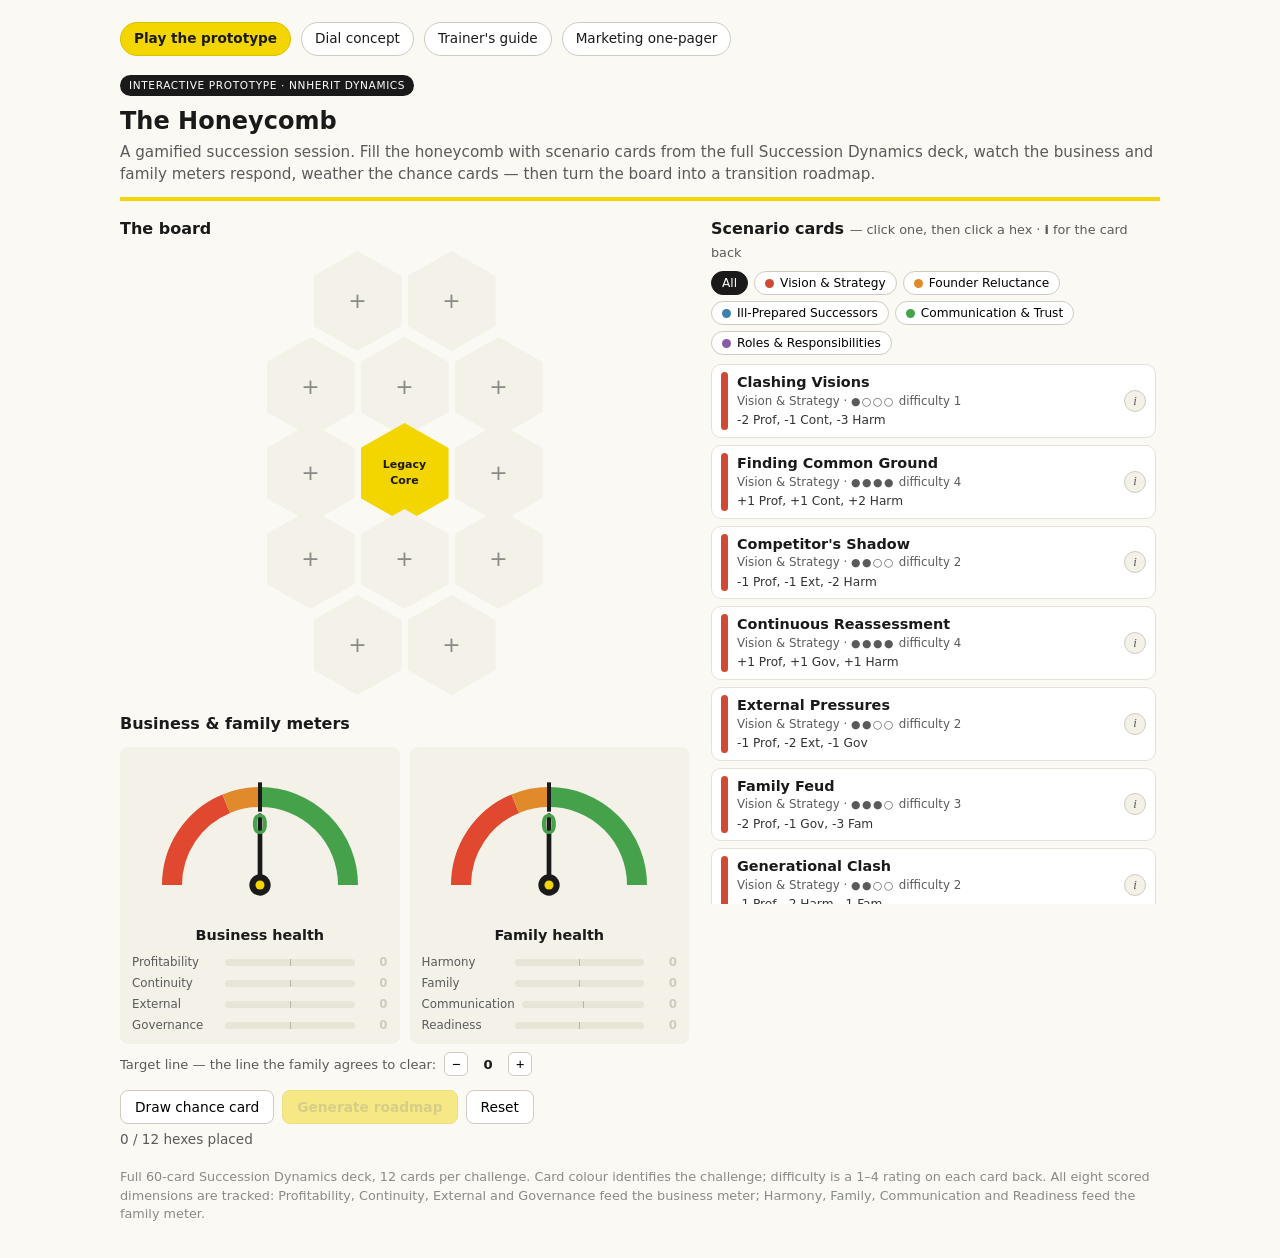
<file: index.html>
<!DOCTYPE html>
<html lang="en">
<head>
<meta charset="utf-8">
<meta name="viewport" content="width=device-width, initial-scale=1.0">
<title>The Honeycomb — nnherit interactive prototype</title>
<link rel="stylesheet" href="./style.css">
</head>
<body>
<div class="wrap">

  <nav class="nav">
    <a href="./index.html" class="cur">Play the prototype</a>
    <a href="./dial-preview.html">Dial concept</a>
    <a href="./Honeycomb_Trainers_Guide.html">Trainer's guide</a>
    <a href="./Honeycomb_Marketing_OnePager.html">Marketing one-pager</a>
  </nav>

  <div class="hdr">
    <span class="pill">Interactive prototype · nnherit Dynamics</span>
    <h1>The Honeycomb</h1>
    <p>A gamified succession session. Fill the honeycomb with scenario cards from the full Succession Dynamics deck, watch the business and family meters respond, weather the chance cards — then turn the board into a transition roadmap.</p>
  </div>

  <div class="layout">
    <div class="col-board">
      <h2>The board</h2>
      <div class="hboard" id="board"></div>

      <h2 style="margin-top:14px;">Business &amp; family meters</h2>
      <div class="dials" id="dials"></div>
      <div class="tgt">Target line — the line the family agrees to clear:
        <button class="tbtn" id="tgtMinus" aria-label="Lower target">−</button><b id="tgtVal">0</b><button class="tbtn" id="tgtPlus" aria-label="Raise target">+</button>
      </div>

      <div class="ctrls">
        <button class="act" id="chanceBtn">Draw chance card</button>
        <button class="act primary" id="roadmapBtn" disabled>Generate roadmap</button>
        <button class="act" id="resetBtn">Reset</button>
      </div>
      <div class="progress" id="progress"></div>
      <div class="banner hidden" id="banner"></div>
    </div>

    <div class="col-tray">
      <h2>Scenario cards <span style="font-weight:400;color:var(--text-secondary);font-size:.8rem;">— click one, then click a hex · <b>i</b> for the card back</span></h2>
      <div class="chips" id="chips"></div>
      <div class="tray" id="tray"></div>
    </div>
  </div>

  <div class="roadmap hidden" id="roadmap"></div>

  <p class="note">Full 60-card Succession Dynamics deck, 12 cards per challenge. Card colour identifies the challenge; difficulty is a 1–4 rating on each card back. All eight scored dimensions are tracked: Profitability, Continuity, External and Governance feed the business meter; Harmony, Family, Communication and Readiness feed the family meter.</p>
</div>

<div class="cmodal hidden" id="cardModal">
  <div class="cm-card">
    <div class="cm-head"><span class="cm-cat"></span><button class="cm-close" aria-label="Close">×</button></div>
    <div class="cm-body">
      <h3 class="cm-name"></h3>
      <p class="cm-desc"></p>
      <p class="cm-diff"></p>
      <ul class="cm-im"></ul>
    </div>
  </div>
</div>

<script src="./cards.js"></script>
<script src="./script.js"></script>
</body>
</html>
</file>
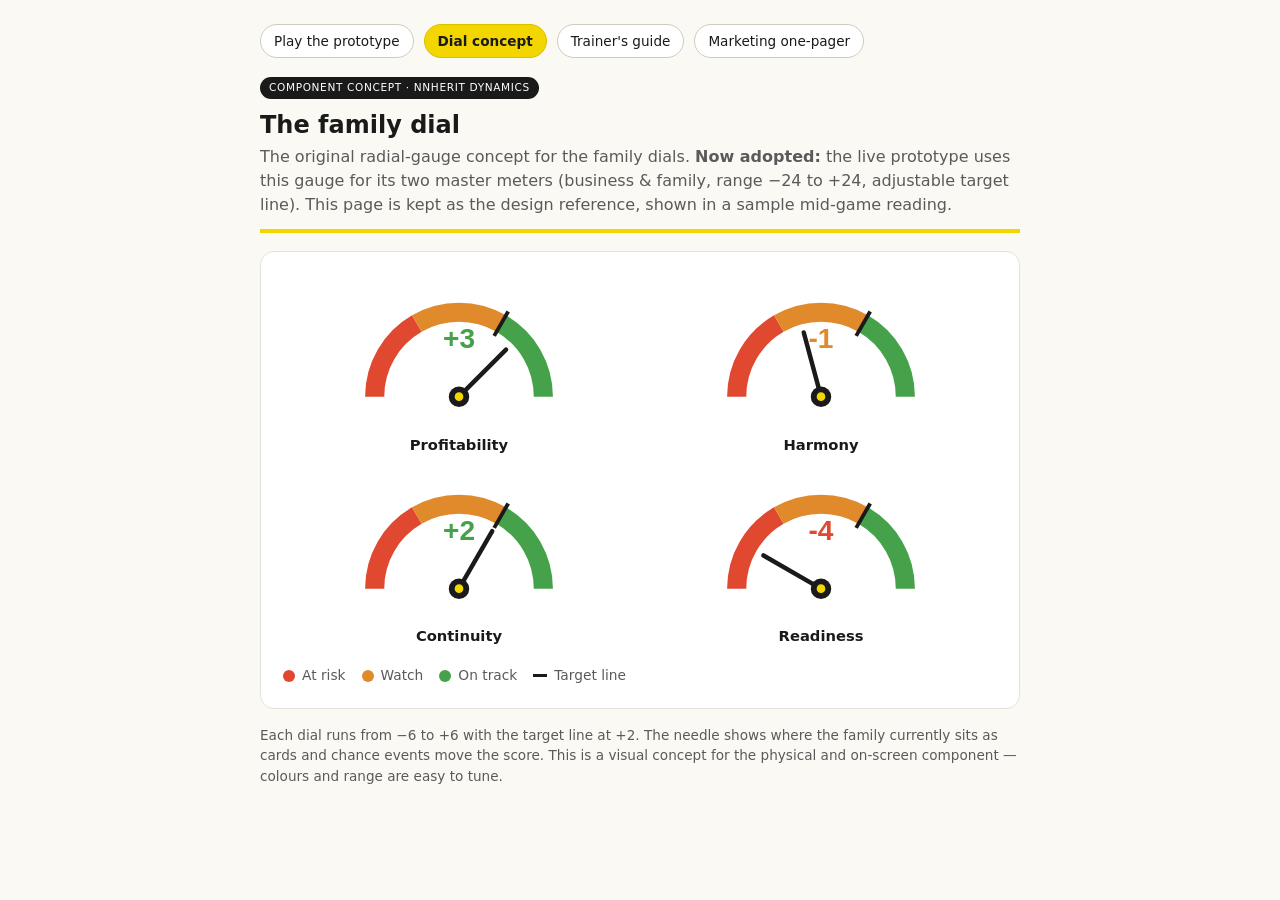
<file: dial-preview.html>
<!DOCTYPE html>
<html lang="en">
<head>
<meta charset="utf-8">
<meta name="viewport" content="width=device-width, initial-scale=1.0">
<title>The Honeycomb — family dial concept</title>
<style>
  :root{--nn:#F3D600;--ink:#1a1a1a;--muted:#5a5a5a;--line:#e4e2d8;--soft:#faf9f3;--surface:#fff;
        --red:#e0492f;--amber:#e08a2b;--green:#46a24a;
        --font:'Source Sans Pro','Segoe UI',system-ui,-apple-system,Arial,sans-serif;}
  *{box-sizing:border-box;}
  body{margin:0;background:#faf9f4;color:var(--ink);font-family:var(--font);padding:24px;line-height:1.5;}
  .wrap{max-width:760px;margin:0 auto;}
  .nav{display:flex;gap:10px;flex-wrap:wrap;margin-bottom:16px;font-size:.85rem;}
  .nav a{color:#1a1a1a;text-decoration:none;border:1px solid #cfccbf;padding:6px 13px;border-radius:20px;background:#fff;}
  .nav a.cur{background:var(--nn);border-color:#d9c000;font-weight:600;}
  .hdr{border-bottom:4px solid var(--nn);padding-bottom:12px;margin-bottom:18px;}
  .pill{display:inline-block;background:var(--ink);color:#fff;font-size:.66rem;letter-spacing:.06em;text-transform:uppercase;padding:3px 9px;border-radius:20px;margin-bottom:8px;}
  h1{font-size:1.5rem;margin:0 0 2px;}
  .sub{color:var(--muted);margin:0;}
  .panel{background:var(--surface);border:1px solid var(--line);border-radius:14px;padding:22px;margin-top:18px;}
  .grid{display:grid;grid-template-columns:repeat(2,1fr);gap:10px;}
  .gauge{text-align:center;}
  .gauge .cap{font-weight:600;font-size:.92rem;margin-top:-6px;}
  .legend{display:flex;flex-wrap:wrap;gap:16px;margin-top:18px;font-size:.86rem;color:var(--muted);}
  .legend span{display:inline-flex;align-items:center;gap:7px;}
  .dot{width:12px;height:12px;border-radius:50%;display:inline-block;}
  .barline{width:14px;height:3px;background:var(--ink);display:inline-block;}
  .note{font-size:.85rem;color:var(--muted);margin-top:16px;}
  @media(max-width:520px){.grid{grid-template-columns:1fr;}}
</style>
</head>
<body>
<div class="wrap">
  <nav class="nav">
    <a href="./index.html">Play the prototype</a>
    <a href="./dial-preview.html" class="cur">Dial concept</a>
    <a href="./Honeycomb_Trainers_Guide.html">Trainer's guide</a>
    <a href="./Honeycomb_Marketing_OnePager.html">Marketing one-pager</a>
  </nav>

  <div class="hdr">
    <span class="pill">Component concept · nnherit Dynamics</span>
    <h1>The family dial</h1>
    <p class="sub">The original radial-gauge concept for the family dials. <strong>Now adopted:</strong> the live prototype uses this gauge for its two master meters (business &amp; family, range −24 to +24, adjustable target line). This page is kept as the design reference, shown in a sample mid-game reading.</p>
  </div>

  <div class="panel">
    <div class="grid" id="grid"></div>
    <div class="legend">
      <span><span class="dot" style="background:var(--red)"></span>At risk</span>
      <span><span class="dot" style="background:var(--amber)"></span>Watch</span>
      <span><span class="dot" style="background:var(--green)"></span>On track</span>
      <span><span class="barline"></span>Target line</span>
    </div>
  </div>

  <p class="note">Each dial runs from −6 to +6 with the target line at +2. The needle shows where the family currently sits as cards and chance events move the score. This is a visual concept for the physical and on-screen component — colours and range are easy to tune.</p>
</div>

<script>
const THR=2, VMIN=-6, VMAX=6;
function pt(cx,cy,R,deg){const a=deg*Math.PI/180;return [cx+R*Math.cos(a), cy-R*Math.sin(a)];}
function ang(v){return 180-((v-VMIN)/(VMAX-VMIN))*180;}
function arc(cx,cy,R,a1,a2){const p1=pt(cx,cy,R,a1),p2=pt(cx,cy,R,a2);return `M${p1[0].toFixed(1)} ${p1[1].toFixed(1)} A ${R} ${R} 0 0 1 ${p2[0].toFixed(1)} ${p2[1].toFixed(1)}`;}
function colorFor(v){return v>=THR?'#46a24a':(v>=-2?'#e08a2b':'#e0492f');}
function gauge(v,label){
  const cx=90,cy=96,R=66,sw=15;
  const aR=ang(-2), aA=ang(THR);
  const tk1=pt(cx,cy,R-11,aA), tk2=pt(cx,cy,R+11,aA);
  const nd=pt(cx,cy,R-14,ang(Math.max(VMIN,Math.min(VMAX,v))));
  const col=colorFor(v);
  return `<div class="gauge"><svg viewBox="0 0 180 124" width="100%" style="max-width:230px" role="img" aria-label="${label}: ${v>0?'+':''}${v}">
    <path d="${arc(cx,cy,R,180,aR)}" fill="none" stroke="#e0492f" stroke-width="${sw}"/>
    <path d="${arc(cx,cy,R,aR,aA)}" fill="none" stroke="#e08a2b" stroke-width="${sw}"/>
    <path d="${arc(cx,cy,R,aA,0)}" fill="none" stroke="#46a24a" stroke-width="${sw}"/>
    <line x1="${tk1[0].toFixed(1)}" y1="${tk1[1].toFixed(1)}" x2="${tk2[0].toFixed(1)}" y2="${tk2[1].toFixed(1)}" stroke="#1a1a1a" stroke-width="3"/>
    <line x1="${cx}" y1="${cy}" x2="${nd[0].toFixed(1)}" y2="${nd[1].toFixed(1)}" stroke="#1a1a1a" stroke-width="3.5" stroke-linecap="round"/>
    <circle cx="${cx}" cy="${cy}" r="8" fill="#1a1a1a"/>
    <circle cx="${cx}" cy="${cy}" r="3.4" fill="#F3D600"/>
    <text x="${cx}" y="58" text-anchor="middle" font-family="${'Source Sans Pro,Segoe UI,sans-serif'}" font-size="22" font-weight="700" fill="${col}">${v>0?'+':''}${v}</text>
  </svg><div class="cap">${label}</div></div>`;
}
const DATA=[['Profitability',3],['Harmony',-1],['Continuity',2],['Readiness',-4]];
document.getElementById('grid').innerHTML=DATA.map(d=>gauge(d[1],d[0])).join('');
</script>
</body>
</html>
</file>
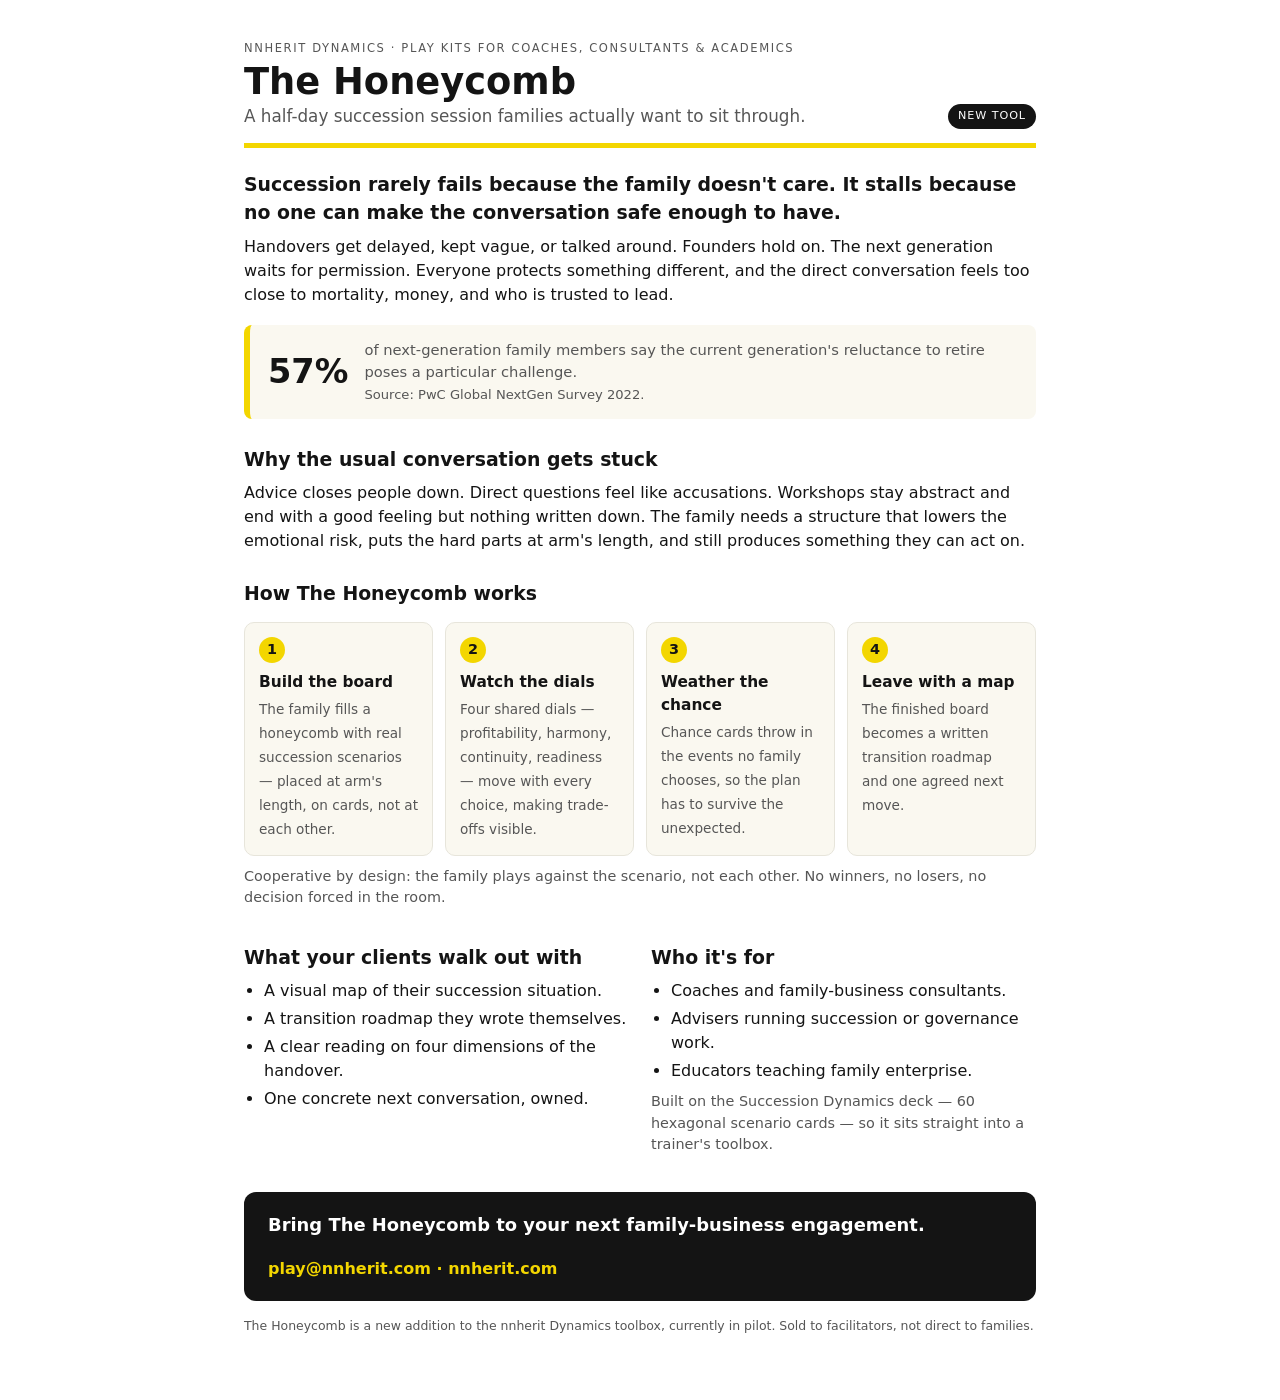
<file: Honeycomb_Marketing_OnePager.html>
<!DOCTYPE html>
<html lang="en">
<head>
<meta charset="utf-8">
<meta name="viewport" content="width=device-width, initial-scale=1.0">
<title>The Honeycomb — nnherit Dynamics</title>
<style>
  :root{--yellow:#F3D600;--ink:#141414;--muted:#565656;--line:#e7e5db;--soft:#faf8f0;}
  *{box-sizing:border-box;}
  body{font-family:'Source Sans Pro','Segoe UI',system-ui,-apple-system,Arial,sans-serif;color:var(--ink);margin:0;line-height:1.5;}
  .page{max-width:860px;margin:0 auto;padding:40px 34px 56px;}
  .top{display:flex;justify-content:space-between;align-items:flex-end;border-bottom:5px solid var(--yellow);padding-bottom:14px;}
  .brand{font-size:.72rem;letter-spacing:.14em;text-transform:uppercase;color:var(--muted);}
  .top h1{font-size:2.3rem;margin:6px 0 2px;line-height:1.05;}
  .top .tag{font-size:1.05rem;color:var(--muted);margin:0;}
  .kicker{font-size:.7rem;letter-spacing:.08em;text-transform:uppercase;background:var(--ink);color:#fff;padding:4px 10px;border-radius:20px;white-space:nowrap;}
  .lead{font-size:1.18rem;margin:22px 0 6px;font-weight:600;}
  .prob{color:var(--ink);}
  .stat{display:flex;gap:16px;align-items:center;background:var(--soft);border-left:6px solid var(--yellow);border-radius:8px;padding:14px 18px;margin:18px 0;}
  .stat .big{font-size:2.1rem;font-weight:700;line-height:1;white-space:nowrap;}
  .stat .cap{font-size:.92rem;color:var(--muted);}
  h2{font-size:1.18rem;margin:26px 0 8px;}
  p{margin:8px 0;}
  .steps{display:grid;grid-template-columns:repeat(4,1fr);gap:12px;margin:14px 0 4px;}
  .step{background:var(--soft);border:1px solid var(--line);border-radius:10px;padding:14px;}
  .step .n{width:26px;height:26px;border-radius:50%;background:var(--yellow);display:flex;align-items:center;justify-content:center;font-weight:700;font-size:.9rem;margin-bottom:8px;}
  .step b{display:block;margin-bottom:3px;font-size:.96rem;}
  .step span{font-size:.85rem;color:var(--muted);}
  .two{display:grid;grid-template-columns:1fr 1fr;gap:22px;margin-top:8px;}
  .two ul{margin:6px 0;padding-left:20px;}
  .two li{margin:4px 0;}
  .cta{background:var(--ink);color:#fff;border-radius:12px;padding:20px 24px;margin-top:28px;display:flex;justify-content:space-between;align-items:center;gap:18px;flex-wrap:wrap;}
  .cta b{font-size:1.12rem;}
  .cta .em{color:var(--yellow);font-weight:700;}
  .foot{font-size:.78rem;color:var(--muted);margin-top:16px;}
  @media(max-width:680px){.steps{grid-template-columns:1fr 1fr;}.two{grid-template-columns:1fr;}}
</style>
</head>
<body>
<div class="page">

  <div class="top">
    <div>
      <div class="brand">nnherit Dynamics · play kits for coaches, consultants &amp; academics</div>
      <h1>The Honeycomb</h1>
      <p class="tag">A half-day succession session families actually want to sit through.</p>
    </div>
    <span class="kicker">New tool</span>
  </div>

  <p class="lead prob">Succession rarely fails because the family doesn't care. It stalls because no one can make the conversation safe enough to have.</p>
  <p>Handovers get delayed, kept vague, or talked around. Founders hold on. The next generation waits for permission. Everyone protects something different, and the direct conversation feels too close to mortality, money, and who is trusted to lead.</p>

  <div class="stat">
    <div class="big">57%</div>
    <div class="cap">of next-generation family members say the current generation's reluctance to retire poses a particular challenge.<br><span style="font-size:.82rem;">Source: PwC Global NextGen Survey 2022.</span></div>
  </div>

  <h2>Why the usual conversation gets stuck</h2>
  <p>Advice closes people down. Direct questions feel like accusations. Workshops stay abstract and end with a good feeling but nothing written down. The family needs a structure that lowers the emotional risk, puts the hard parts at arm's length, and still produces something they can act on.</p>

  <h2>How The Honeycomb works</h2>
  <div class="steps">
    <div class="step"><div class="n">1</div><b>Build the board</b><span>The family fills a honeycomb with real succession scenarios — placed at arm's length, on cards, not at each other.</span></div>
    <div class="step"><div class="n">2</div><b>Watch the dials</b><span>Four shared dials — profitability, harmony, continuity, readiness — move with every choice, making trade-offs visible.</span></div>
    <div class="step"><div class="n">3</div><b>Weather the chance</b><span>Chance cards throw in the events no family chooses, so the plan has to survive the unexpected.</span></div>
    <div class="step"><div class="n">4</div><b>Leave with a map</b><span>The finished board becomes a written transition roadmap and one agreed next move.</span></div>
  </div>
  <p style="font-size:.9rem;color:var(--muted);margin-top:10px;">Cooperative by design: the family plays against the scenario, not each other. No winners, no losers, no decision forced in the room.</p>

  <div class="two">
    <div>
      <h2>What your clients walk out with</h2>
      <ul>
        <li>A visual map of their succession situation.</li>
        <li>A transition roadmap they wrote themselves.</li>
        <li>A clear reading on four dimensions of the handover.</li>
        <li>One concrete next conversation, owned.</li>
      </ul>
    </div>
    <div>
      <h2>Who it's for</h2>
      <ul>
        <li>Coaches and family-business consultants.</li>
        <li>Advisers running succession or governance work.</li>
        <li>Educators teaching family enterprise.</li>
      </ul>
      <p style="font-size:.9rem;color:var(--muted);">Built on the Succession Dynamics deck — 60 hexagonal scenario cards — so it sits straight into a trainer's toolbox.</p>
    </div>
  </div>

  <div class="cta">
    <b>Bring The Honeycomb to your next family-business engagement.</b>
    <span class="em">play@nnherit.com · nnherit.com</span>
  </div>

  <p class="foot">The Honeycomb is a new addition to the nnherit Dynamics toolbox, currently in pilot. Sold to facilitators, not direct to families.</p>

</div>
</body>
</html>
</file>
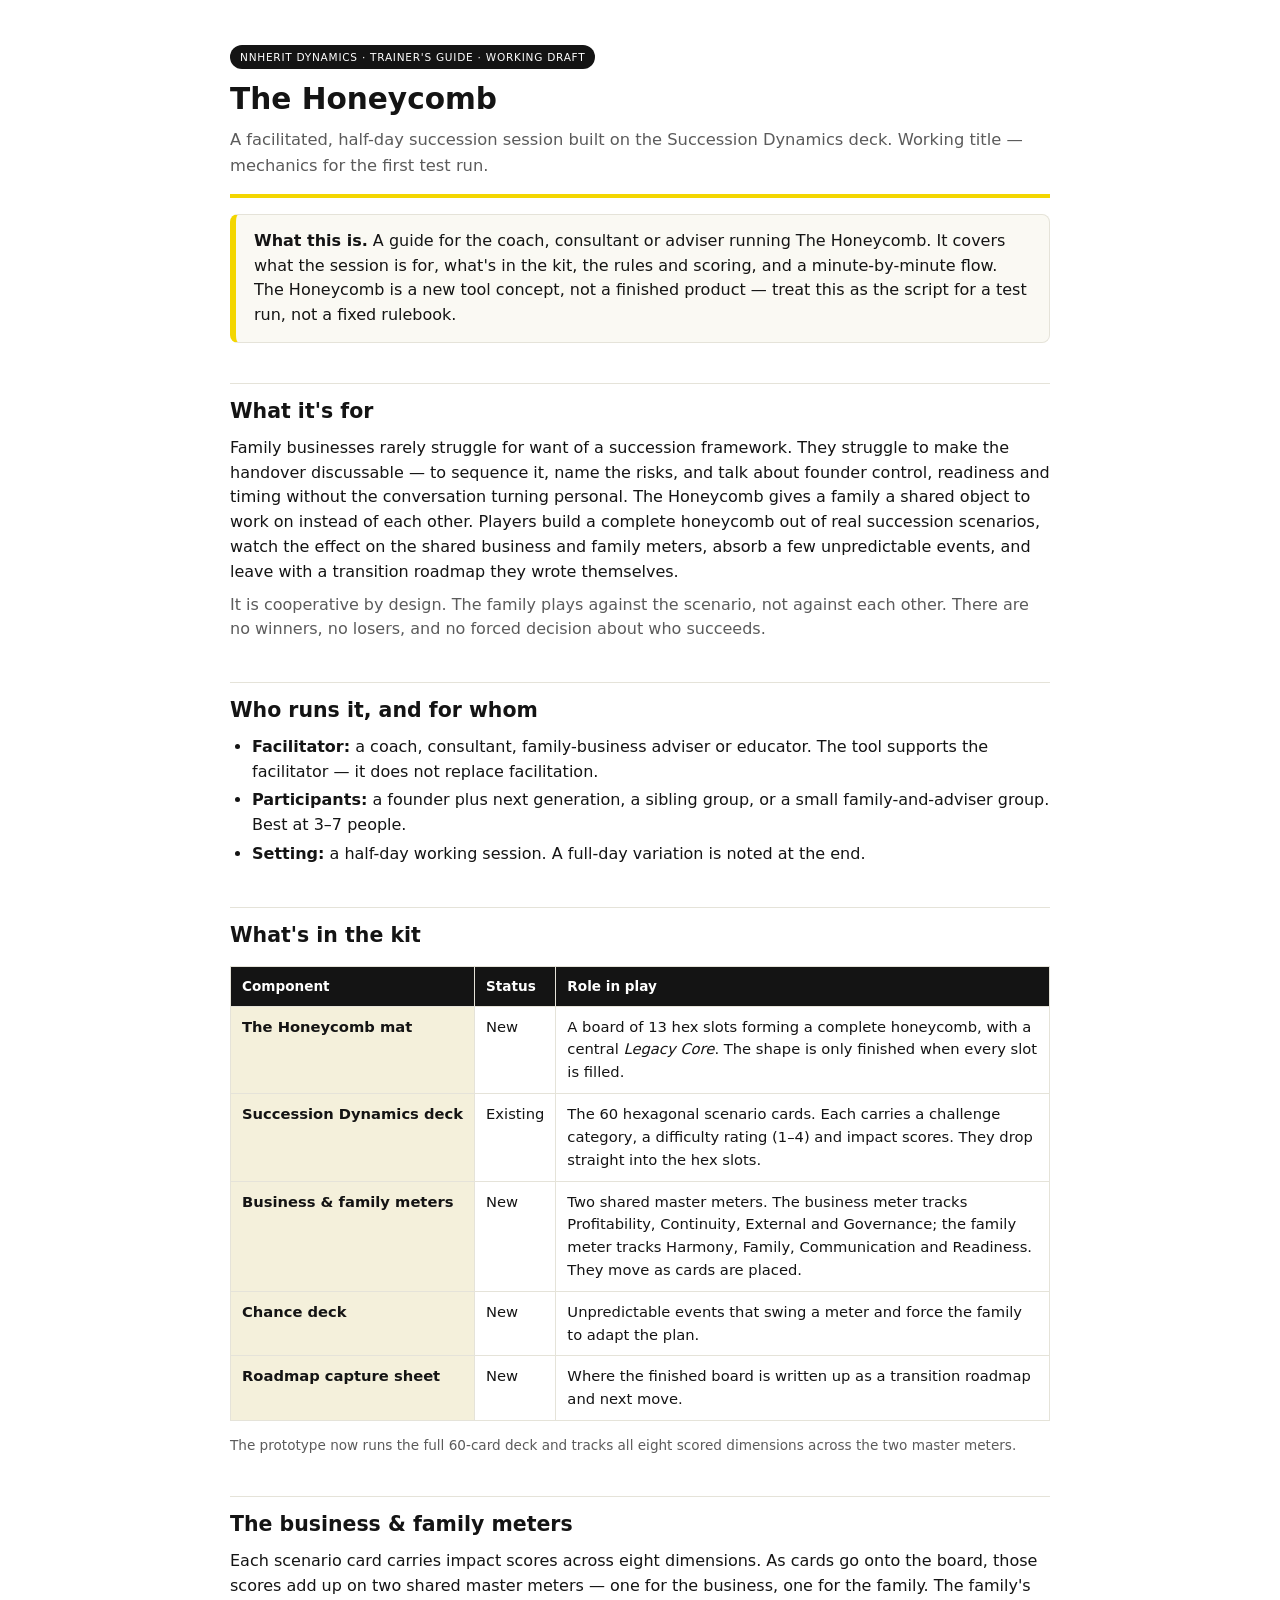
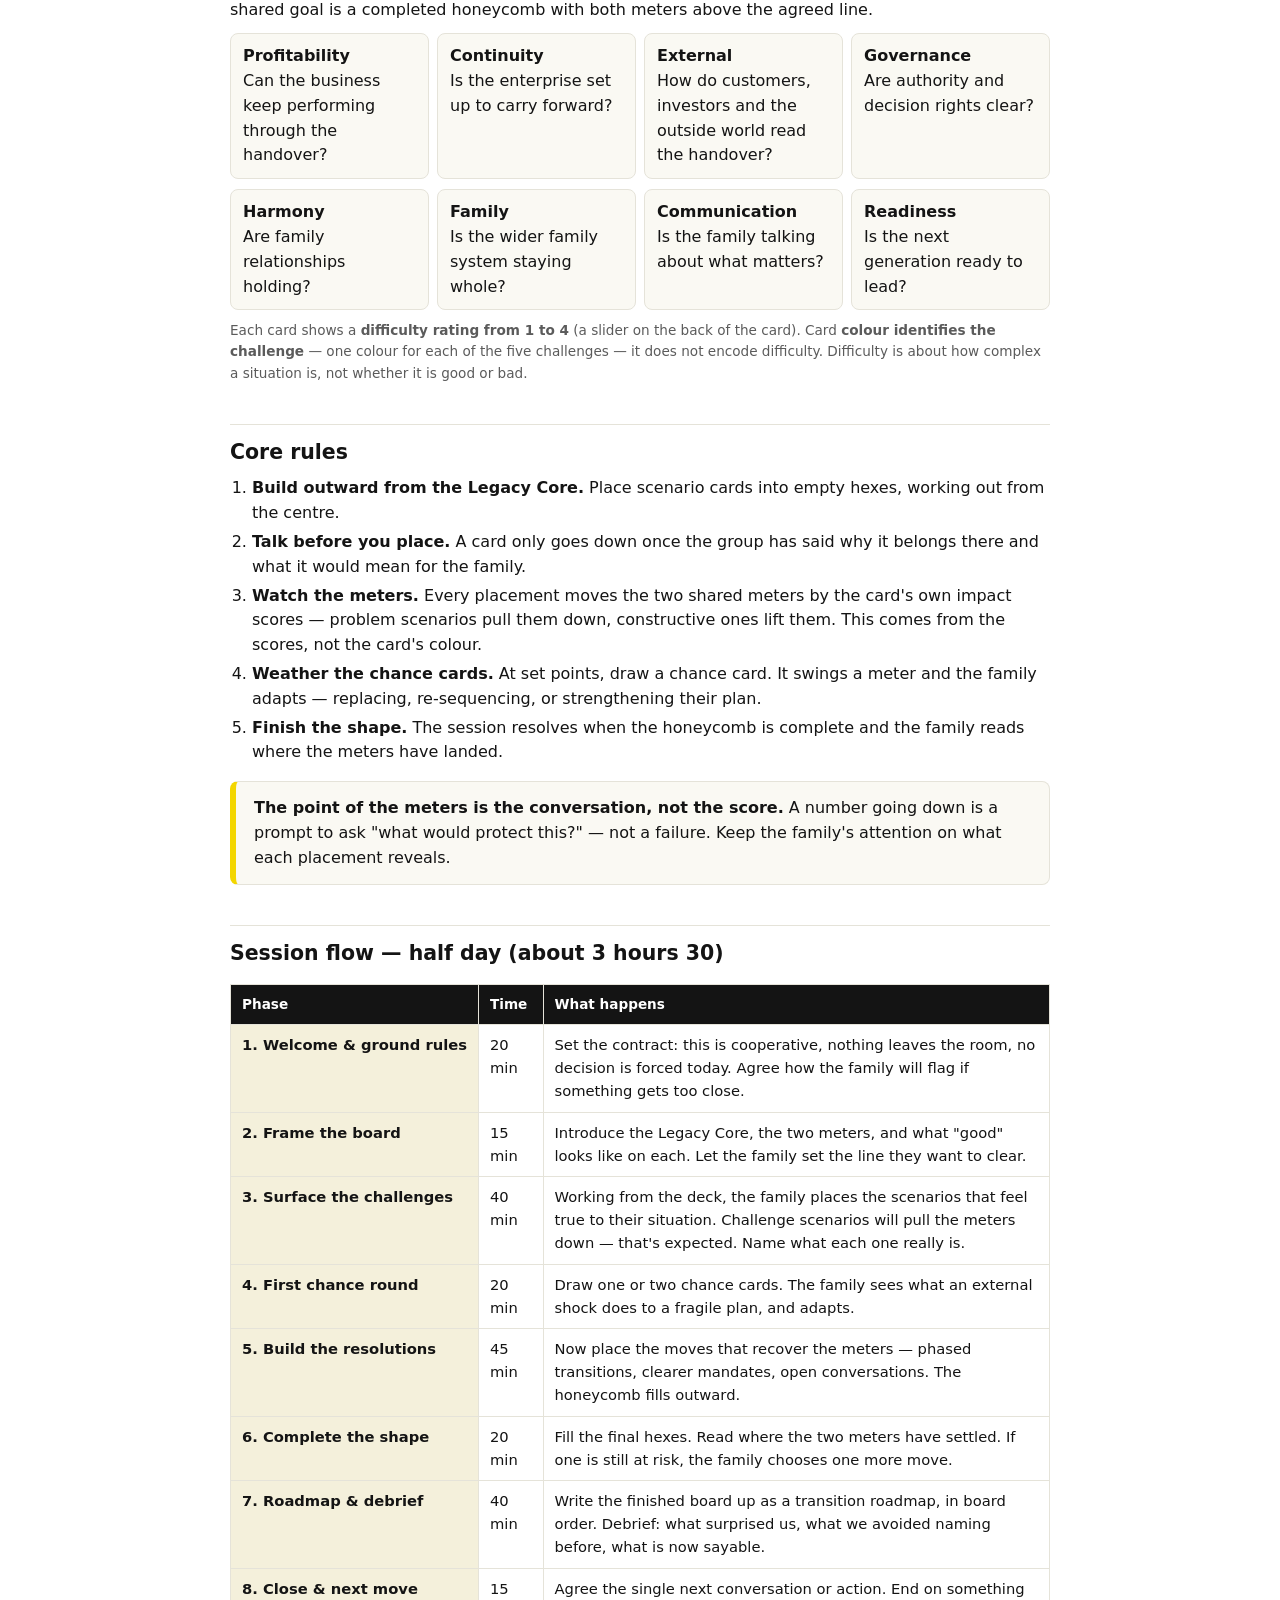
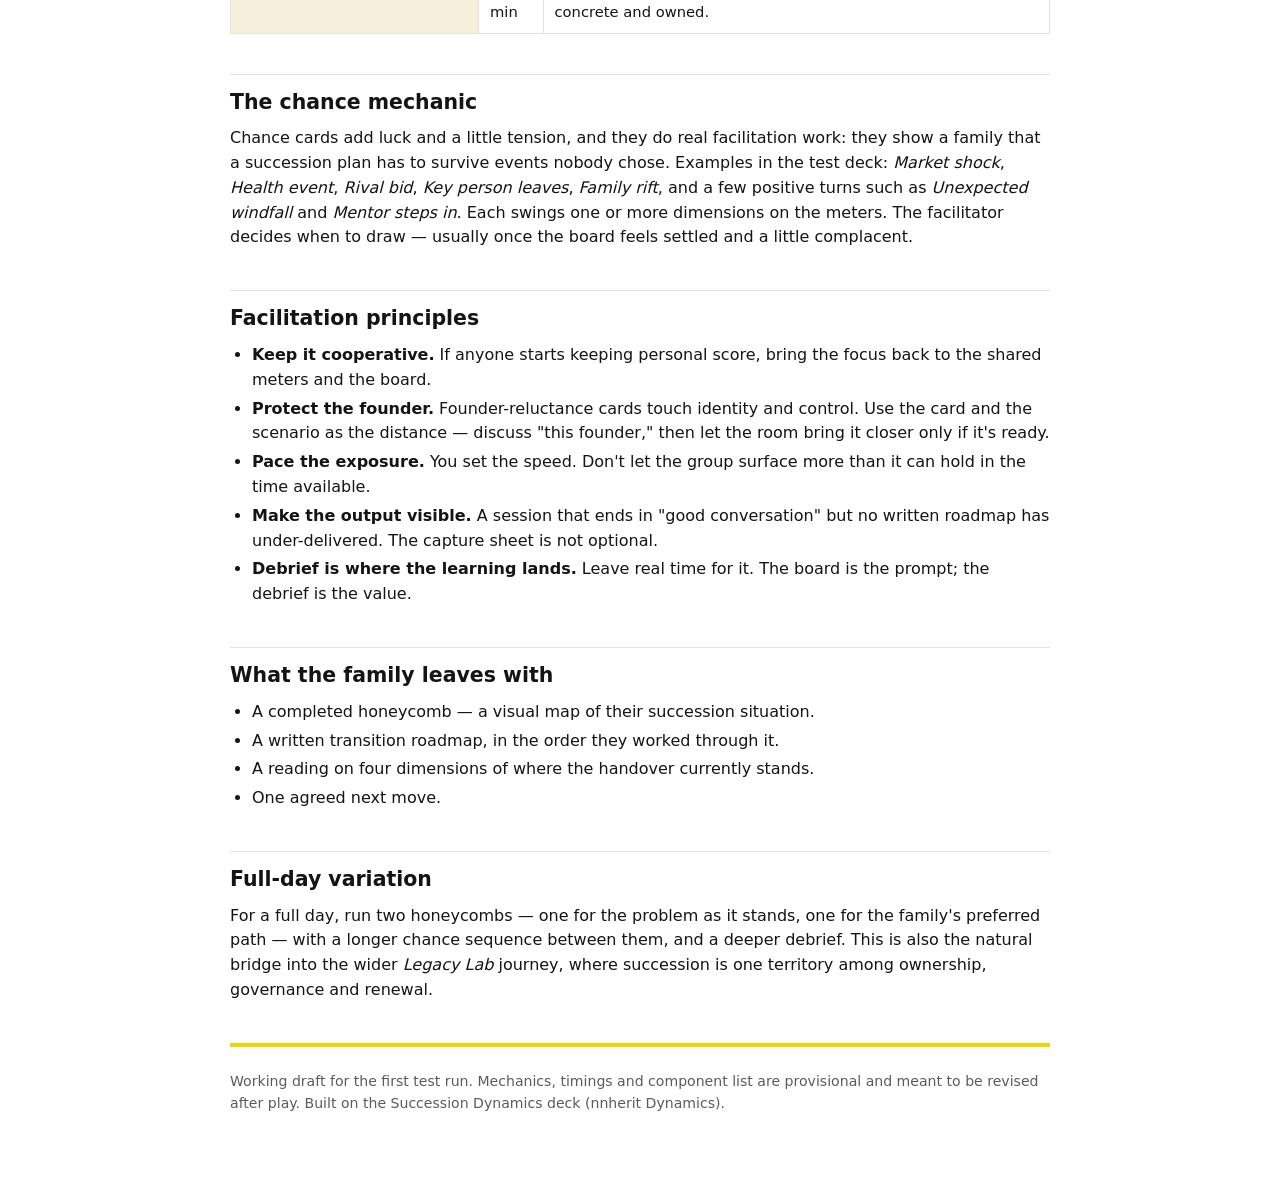
<file: Honeycomb_Trainers_Guide.html>
<!DOCTYPE html>
<html lang="en">
<head>
<meta charset="utf-8">
<meta name="viewport" content="width=device-width, initial-scale=1.0">
<title>The Honeycomb — Trainer's Guide (nnherit Dynamics)</title>
<style>
  :root{--yellow:#F3D600;--ink:#141414;--muted:#5b5b5b;--line:#e5e3d9;--soft:#faf9f3;--chip:#f4f0db;--d1:#e0492f;--d2:#e08a2b;--d3:#d9bd25;--d4:#46a24a;}
  *{box-sizing:border-box;}
  body{font-family:'Source Sans Pro','Segoe UI',system-ui,-apple-system,Arial,sans-serif;color:var(--ink);margin:0;line-height:1.55;}
  .wrap{max-width:880px;margin:0 auto;padding:44px 30px 80px;}
  header.top{border-bottom:4px solid var(--yellow);padding-bottom:16px;margin-bottom:6px;}
  .pill{display:inline-block;background:var(--ink);color:#fff;font-size:.66rem;letter-spacing:.07em;text-transform:uppercase;padding:4px 10px;border-radius:20px;margin-bottom:8px;}
  h1{font-size:1.85rem;margin:0 0 4px;}
  .sub{color:var(--muted);margin:0;font-size:1.02rem;}
  h2{font-size:1.28rem;margin:40px 0 6px;padding-top:12px;border-top:1px solid var(--line);}
  h3{font-size:1.05rem;margin:22px 0 4px;}
  p{margin:8px 0;}
  .lead{color:var(--muted);}
  .box{background:var(--soft);border:1px solid var(--line);border-left:6px solid var(--yellow);padding:14px 18px;border-radius:8px;margin:16px 0;}
  table{width:100%;border-collapse:collapse;margin:14px 0;font-size:.92rem;}
  th,td{border:1px solid var(--line);padding:9px 11px;text-align:left;vertical-align:top;}
  thead th{background:var(--ink);color:#fff;font-weight:600;font-size:.85rem;}
  tbody th{background:var(--chip);font-weight:700;white-space:nowrap;}
  ul,ol{margin:8px 0;padding-left:22px;}
  li{margin:4px 0;}
  .dimrow{display:flex;flex-wrap:wrap;gap:8px;margin:10px 0;}
  .dim{flex:1 1 180px;background:var(--soft);border:1px solid var(--line);border-radius:8px;padding:10px 12px;}
  .dim b{display:block;}
  .swatch{display:inline-block;width:11px;height:11px;border-radius:50%;vertical-align:middle;margin-right:6px;}
  .note{font-size:.85rem;color:var(--muted);}
  footer{margin-top:40px;padding-top:16px;border-top:4px solid var(--yellow);color:var(--muted);font-size:.88rem;}
</style>
</head>
<body>
<div class="wrap">

  <header class="top">
    <span class="pill">nnherit Dynamics · Trainer's guide · Working draft</span>
    <h1>The Honeycomb</h1>
    <p class="sub">A facilitated, half-day succession session built on the Succession Dynamics deck. Working title — mechanics for the first test run.</p>
  </header>

  <div class="box">
    <strong>What this is.</strong> A guide for the coach, consultant or adviser running The Honeycomb. It covers what the session is for, what's in the kit, the rules and scoring, and a minute-by-minute flow. The Honeycomb is a new tool concept, not a finished product — treat this as the script for a test run, not a fixed rulebook.
  </div>

  <h2>What it's for</h2>
  <p>Family businesses rarely struggle for want of a succession framework. They struggle to make the handover discussable — to sequence it, name the risks, and talk about founder control, readiness and timing without the conversation turning personal. The Honeycomb gives a family a shared object to work on instead of each other. Players build a complete honeycomb out of real succession scenarios, watch the effect on the shared business and family meters, absorb a few unpredictable events, and leave with a transition roadmap they wrote themselves.</p>
  <p class="lead">It is cooperative by design. The family plays against the scenario, not against each other. There are no winners, no losers, and no forced decision about who succeeds.</p>

  <h2>Who runs it, and for whom</h2>
  <ul>
    <li><strong>Facilitator:</strong> a coach, consultant, family-business adviser or educator. The tool supports the facilitator — it does not replace facilitation.</li>
    <li><strong>Participants:</strong> a founder plus next generation, a sibling group, or a small family-and-adviser group. Best at 3–7 people.</li>
    <li><strong>Setting:</strong> a half-day working session. A full-day variation is noted at the end.</li>
  </ul>

  <h2>What's in the kit</h2>
  <table>
    <thead><tr><th>Component</th><th>Status</th><th>Role in play</th></tr></thead>
    <tbody>
      <tr><th>The Honeycomb mat</th><td>New</td><td>A board of 13 hex slots forming a complete honeycomb, with a central <em>Legacy Core</em>. The shape is only finished when every slot is filled.</td></tr>
      <tr><th>Succession Dynamics deck</th><td>Existing</td><td>The 60 hexagonal scenario cards. Each carries a challenge category, a difficulty rating (1–4) and impact scores. They drop straight into the hex slots.</td></tr>
      <tr><th>Business &amp; family meters</th><td>New</td><td>Two shared master meters. The business meter tracks Profitability, Continuity, External and Governance; the family meter tracks Harmony, Family, Communication and Readiness. They move as cards are placed.</td></tr>
      <tr><th>Chance deck</th><td>New</td><td>Unpredictable events that swing a meter and force the family to adapt the plan.</td></tr>
      <tr><th>Roadmap capture sheet</th><td>New</td><td>Where the finished board is written up as a transition roadmap and next move.</td></tr>
    </tbody>
  </table>
  <p class="note">The prototype now runs the full 60-card deck and tracks all eight scored dimensions across the two master meters.</p>

  <h2>The business &amp; family meters</h2>
  <p>Each scenario card carries impact scores across eight dimensions. As cards go onto the board, those scores add up on two shared master meters — one for the business, one for the family. The family's shared goal is a completed honeycomb with both meters above the agreed line.</p>
  <div class="dimrow">
    <div class="dim"><b>Profitability</b>Can the business keep performing through the handover?</div>
    <div class="dim"><b>Continuity</b>Is the enterprise set up to carry forward?</div>
    <div class="dim"><b>External</b>How do customers, investors and the outside world read the handover?</div>
    <div class="dim"><b>Governance</b>Are authority and decision rights clear?</div>
  </div>
  <div class="dimrow">
    <div class="dim"><b>Harmony</b>Are family relationships holding?</div>
    <div class="dim"><b>Family</b>Is the wider family system staying whole?</div>
    <div class="dim"><b>Communication</b>Is the family talking about what matters?</div>
    <div class="dim"><b>Readiness</b>Is the next generation ready to lead?</div>
  </div>
  <p class="note">Each card shows a <strong>difficulty rating from 1 to 4</strong> (a slider on the back of the card). Card <strong>colour identifies the challenge</strong> — one colour for each of the five challenges — it does not encode difficulty. Difficulty is about how complex a situation is, not whether it is good or bad.</p>

  <h2>Core rules</h2>
  <ol>
    <li><strong>Build outward from the Legacy Core.</strong> Place scenario cards into empty hexes, working out from the centre.</li>
    <li><strong>Talk before you place.</strong> A card only goes down once the group has said why it belongs there and what it would mean for the family.</li>
    <li><strong>Watch the meters.</strong> Every placement moves the two shared meters by the card's own impact scores — problem scenarios pull them down, constructive ones lift them. This comes from the scores, not the card's colour.</li>
    <li><strong>Weather the chance cards.</strong> At set points, draw a chance card. It swings a meter and the family adapts — replacing, re-sequencing, or strengthening their plan.</li>
    <li><strong>Finish the shape.</strong> The session resolves when the honeycomb is complete and the family reads where the meters have landed.</li>
  </ol>
  <div class="box">
    <strong>The point of the meters is the conversation, not the score.</strong> A number going down is a prompt to ask "what would protect this?" — not a failure. Keep the family's attention on what each placement reveals.
  </div>

  <h2>Session flow — half day (about 3 hours 30)</h2>
  <table>
    <thead><tr><th>Phase</th><th>Time</th><th>What happens</th></tr></thead>
    <tbody>
      <tr><th>1. Welcome &amp; ground rules</th><td>20 min</td><td>Set the contract: this is cooperative, nothing leaves the room, no decision is forced today. Agree how the family will flag if something gets too close.</td></tr>
      <tr><th>2. Frame the board</th><td>15 min</td><td>Introduce the Legacy Core, the two meters, and what "good" looks like on each. Let the family set the line they want to clear.</td></tr>
      <tr><th>3. Surface the challenges</th><td>40 min</td><td>Working from the deck, the family places the scenarios that feel true to their situation. Challenge scenarios will pull the meters down — that's expected. Name what each one really is.</td></tr>
      <tr><th>4. First chance round</th><td>20 min</td><td>Draw one or two chance cards. The family sees what an external shock does to a fragile plan, and adapts.</td></tr>
      <tr><th>5. Build the resolutions</th><td>45 min</td><td>Now place the moves that recover the meters — phased transitions, clearer mandates, open conversations. The honeycomb fills outward.</td></tr>
      <tr><th>6. Complete the shape</th><td>20 min</td><td>Fill the final hexes. Read where the two meters have settled. If one is still at risk, the family chooses one more move.</td></tr>
      <tr><th>7. Roadmap &amp; debrief</th><td>40 min</td><td>Write the finished board up as a transition roadmap, in board order. Debrief: what surprised us, what we avoided naming before, what is now sayable.</td></tr>
      <tr><th>8. Close &amp; next move</th><td>15 min</td><td>Agree the single next conversation or action. End on something concrete and owned.</td></tr>
    </tbody>
  </table>

  <h2>The chance mechanic</h2>
  <p>Chance cards add luck and a little tension, and they do real facilitation work: they show a family that a succession plan has to survive events nobody chose. Examples in the test deck: <em>Market shock</em>, <em>Health event</em>, <em>Rival bid</em>, <em>Key person leaves</em>, <em>Family rift</em>, and a few positive turns such as <em>Unexpected windfall</em> and <em>Mentor steps in</em>. Each swings one or more dimensions on the meters. The facilitator decides when to draw — usually once the board feels settled and a little complacent.</p>

  <h2>Facilitation principles</h2>
  <ul>
    <li><strong>Keep it cooperative.</strong> If anyone starts keeping personal score, bring the focus back to the shared meters and the board.</li>
    <li><strong>Protect the founder.</strong> Founder-reluctance cards touch identity and control. Use the card and the scenario as the distance — discuss "this founder," then let the room bring it closer only if it's ready.</li>
    <li><strong>Pace the exposure.</strong> You set the speed. Don't let the group surface more than it can hold in the time available.</li>
    <li><strong>Make the output visible.</strong> A session that ends in "good conversation" but no written roadmap has under-delivered. The capture sheet is not optional.</li>
    <li><strong>Debrief is where the learning lands.</strong> Leave real time for it. The board is the prompt; the debrief is the value.</li>
  </ul>

  <h2>What the family leaves with</h2>
  <ul>
    <li>A completed honeycomb — a visual map of their succession situation.</li>
    <li>A written transition roadmap, in the order they worked through it.</li>
    <li>A reading on four dimensions of where the handover currently stands.</li>
    <li>One agreed next move.</li>
  </ul>

  <h2>Full-day variation</h2>
  <p>For a full day, run two honeycombs — one for the problem as it stands, one for the family's preferred path — with a longer chance sequence between them, and a deeper debrief. This is also the natural bridge into the wider <em>Legacy Lab</em> journey, where succession is one territory among ownership, governance and renewal.</p>

  <footer>
    <p>Working draft for the first test run. Mechanics, timings and component list are provisional and meant to be revised after play. Built on the Succession Dynamics deck (nnherit Dynamics).</p>
  </footer>

</div>
</body>
</html>
</file>
<file: style.css>
:root{
  --surface-0:#faf9f4; --surface-1:#f3f1e8; --surface-2:#ffffff;
  --text-primary:#1a1a1a; --text-secondary:#5a5a5a; --text-muted:#8a8a86;
  --border:#e4e2d8; --border-strong:#cfccbf; --radius:8px; --nn:#F3D600;
  --d1:#e0492f; --d2:#e08a2b; --d3:#e0c52c; --d4:#46a24a;
  --font:'Source Sans Pro','Segoe UI',system-ui,-apple-system,Arial,sans-serif;
}
*{box-sizing:border-box;}
body{margin:0;background:var(--surface-0);color:var(--text-primary);font-family:var(--font);padding:22px;line-height:1.45;}
.wrap{max-width:1040px;margin:0 auto;}

.nav{display:flex;gap:10px;flex-wrap:wrap;margin-bottom:16px;font-size:.85rem;}
.nav a{color:#1a1a1a;text-decoration:none;border:1px solid var(--border-strong);padding:6px 13px;border-radius:20px;background:var(--surface-2);}
.nav a:hover{background:var(--surface-1);}
.nav a.cur{background:var(--nn);border-color:#d9c000;font-weight:600;}

.hdr{border-bottom:4px solid var(--nn);padding-bottom:12px;margin-bottom:16px;}
.hdr h1{font-size:1.5rem;margin:0 0 2px;}
.hdr p{margin:0;color:var(--text-secondary);font-size:.95rem;}
.pill{display:inline-block;background:#1a1a1a;color:#fff;font-size:.66rem;letter-spacing:.06em;text-transform:uppercase;padding:3px 9px;border-radius:20px;margin-bottom:8px;}

.layout{display:flex;gap:22px;flex-wrap:wrap;align-items:flex-start;}
.col-board{flex:1 1 420px;}
.col-tray{flex:1 1 300px;}
h2{font-size:1rem;margin:0 0 8px;}

.hboard{display:flex;flex-direction:column;align-items:center;margin:6px 0 4px;}
.hrow{display:flex;}
.hrow + .hrow{margin-top:-20px;}
.hex{width:88px;height:100px;margin:3px;clip-path:polygon(50% 0,100% 25%,100% 75%,50% 100%,0 75%,0 25%);
     display:flex;flex-direction:column;align-items:center;justify-content:center;text-align:center;
     cursor:pointer;padding:8px 6px;font-size:11px;background:var(--surface-1);border:none;
     position:relative;transition:transform .08s;color:var(--text-primary);}
.hex:hover{transform:scale(1.05);}
.hex.empty{color:var(--text-muted);}
.hex.empty .plus{font-size:22px;font-weight:300;}
.hex.target{background:#fbf3c4;}
.hex.core{background:var(--nn);font-weight:600;cursor:default;}
.hex.core:hover{transform:none;}
.hex .nm{font-weight:600;font-size:11px;}
.hex .im{font-size:9.5px;margin-top:3px;color:#2a2a2a;}
.hex .ddot{width:9px;height:9px;border-radius:50%;margin-bottom:3px;}
.hex .df{font-size:9px;letter-spacing:2px;margin-top:3px;color:#2a2a2a;}

.chips{display:flex;flex-wrap:wrap;gap:6px;margin-bottom:9px;}
.chip{font-family:inherit;font-size:.76rem;padding:4px 10px;border-radius:20px;border:1px solid var(--border-strong);background:var(--surface-2);cursor:pointer;display:inline-flex;align-items:center;gap:6px;}
.chip:hover{background:var(--surface-1);}
.chip.on{background:#1a1a1a;color:#fff;border-color:#1a1a1a;}
.cdot{width:9px;height:9px;border-radius:50%;display:inline-block;flex:none;}

.tray{display:flex;flex-direction:column;gap:7px;max-height:540px;overflow:auto;padding-right:4px;}
.tcard{display:flex;gap:9px;align-items:stretch;background:var(--surface-2);border:1px solid var(--border);border-radius:10px;padding:7px 9px;cursor:pointer;}
.tcard:hover{border-color:var(--border-strong);}
.tcard.sel{border:2px solid var(--nn);padding:6px 8px;}
.tcard .swatch{width:7px;border-radius:4px;flex:none;}
.tcard .tbody{flex:1;}
.tcard .nm{font-weight:600;font-size:.9rem;}
.tcard .ch{font-size:.74rem;color:var(--text-secondary);}
.tcard .ch .ddots{letter-spacing:1.5px;font-size:.68rem;}
.tcard .im{font-size:.76rem;color:#333;margin-top:2px;}
.tcard .info{flex:none;align-self:center;width:22px;height:22px;border-radius:50%;border:1px solid var(--border-strong);background:var(--surface-1);color:var(--text-secondary);font-family:Georgia,serif;font-style:italic;font-size:.8rem;cursor:pointer;}
.tcard .info:hover{background:var(--nn);color:#1a1a1a;border-color:#d9c000;}

.dials{display:grid;grid-template-columns:1fr 1fr;gap:10px;margin-top:12px;}
.meter{background:var(--surface-1);border-radius:8px;padding:10px 12px;}
.meter .gwrap{text-align:center;}
.meter .cap{text-align:center;font-weight:600;font-size:.9rem;margin:-4px 0 8px;}
.dimrow{display:flex;align-items:center;gap:7px;font-size:.74rem;margin-top:4px;}
.dimrow .dl{flex:0 0 86px;color:var(--text-secondary);}
.dimrow .dtrack{position:relative;flex:1;height:7px;background:#e7e4d8;border-radius:4px;overflow:hidden;}
.dimrow .dzero{position:absolute;left:50%;top:0;width:1px;height:100%;background:#b9b6a8;}
.dimrow .dbar{position:absolute;top:0;height:100%;transition:width .25s;}
.dimrow .dv{flex:0 0 26px;text-align:right;font-weight:600;}

.tgt{font-size:.82rem;color:var(--text-secondary);margin-top:8px;display:flex;align-items:center;gap:8px;flex-wrap:wrap;}
.tgt b{min-width:24px;text-align:center;color:var(--text-primary);}
.tbtn{width:24px;height:24px;border-radius:6px;border:1px solid var(--border-strong);background:var(--surface-2);cursor:pointer;font-size:.9rem;line-height:1;}
.tbtn:hover{background:var(--surface-1);}

.cmodal{position:fixed;inset:0;background:rgba(20,20,20,.45);display:flex;align-items:center;justify-content:center;z-index:20;padding:20px;}
.cmodal.hidden{display:none;}
.cm-card{background:var(--surface-2);border-radius:14px;max-width:380px;width:100%;overflow:hidden;box-shadow:0 12px 40px rgba(0,0,0,.25);}
.cm-head{display:flex;justify-content:space-between;align-items:center;padding:10px 16px;color:#fff;}
.cm-cat{font-size:.72rem;letter-spacing:.06em;text-transform:uppercase;font-weight:600;}
.cm-close{background:none;border:none;color:#fff;font-size:1.3rem;cursor:pointer;line-height:1;padding:0;}
.cm-body{padding:14px 18px 18px;}
.cm-name{margin:0 0 6px;font-size:1.15rem;}
.cm-desc{margin:0 0 12px;font-size:.9rem;color:var(--text-secondary);}
.cm-diff{font-size:.85rem;display:flex;align-items:center;gap:8px;margin:0 0 10px;}
.cm-slider{display:inline-flex;gap:3px;}
.cm-slider .seg{width:22px;height:8px;border-radius:4px;background:#e7e4d8;display:inline-block;}
.cm-slider .seg.fill{background:#1a1a1a;}
.cm-im{margin:0;padding-left:18px;font-size:.86rem;}
.cm-im li{margin:2px 0;}

.rm-list li{list-style:none;position:relative;}
.rm-list{padding-left:4px;}
.rm-list .cdot{margin-right:7px;}

.ctrls{display:flex;gap:8px;flex-wrap:wrap;margin:14px 0 6px;}
button.act{font-family:inherit;font-size:.86rem;padding:8px 14px;border-radius:8px;border:1px solid var(--border-strong);background:var(--surface-2);cursor:pointer;}
button.act:hover{background:var(--surface-1);}
button.act.primary{background:var(--nn);border-color:#d9c000;font-weight:600;}
button.act:disabled{opacity:.45;cursor:not-allowed;}
.progress{font-size:.85rem;color:var(--text-secondary);margin-top:4px;}
.banner{background:#fff8d6;border:1px solid #ecdd8a;border-radius:8px;padding:9px 12px;margin-top:10px;font-size:.85rem;min-height:0;}
.banner.hidden{display:none;}

.roadmap{background:var(--surface-2);border:1px solid var(--border);border-radius:12px;padding:16px 18px;margin-top:16px;}
.roadmap.hidden{display:none;}
.roadmap h3{margin:0 0 8px;}
.roadmap ol{margin:0 0 12px;padding-left:20px;}
.roadmap li{margin:3px 0;font-size:.9rem;}
.verdict{display:grid;grid-template-columns:repeat(auto-fit,minmax(120px,1fr));gap:8px;margin-top:8px;}
.vbox{background:var(--surface-1);border-radius:8px;padding:8px 10px;font-size:.82rem;}
.vbox b{display:block;font-size:1.1rem;}
.note{font-size:.8rem;color:var(--text-muted);margin-top:18px;}
</file>
